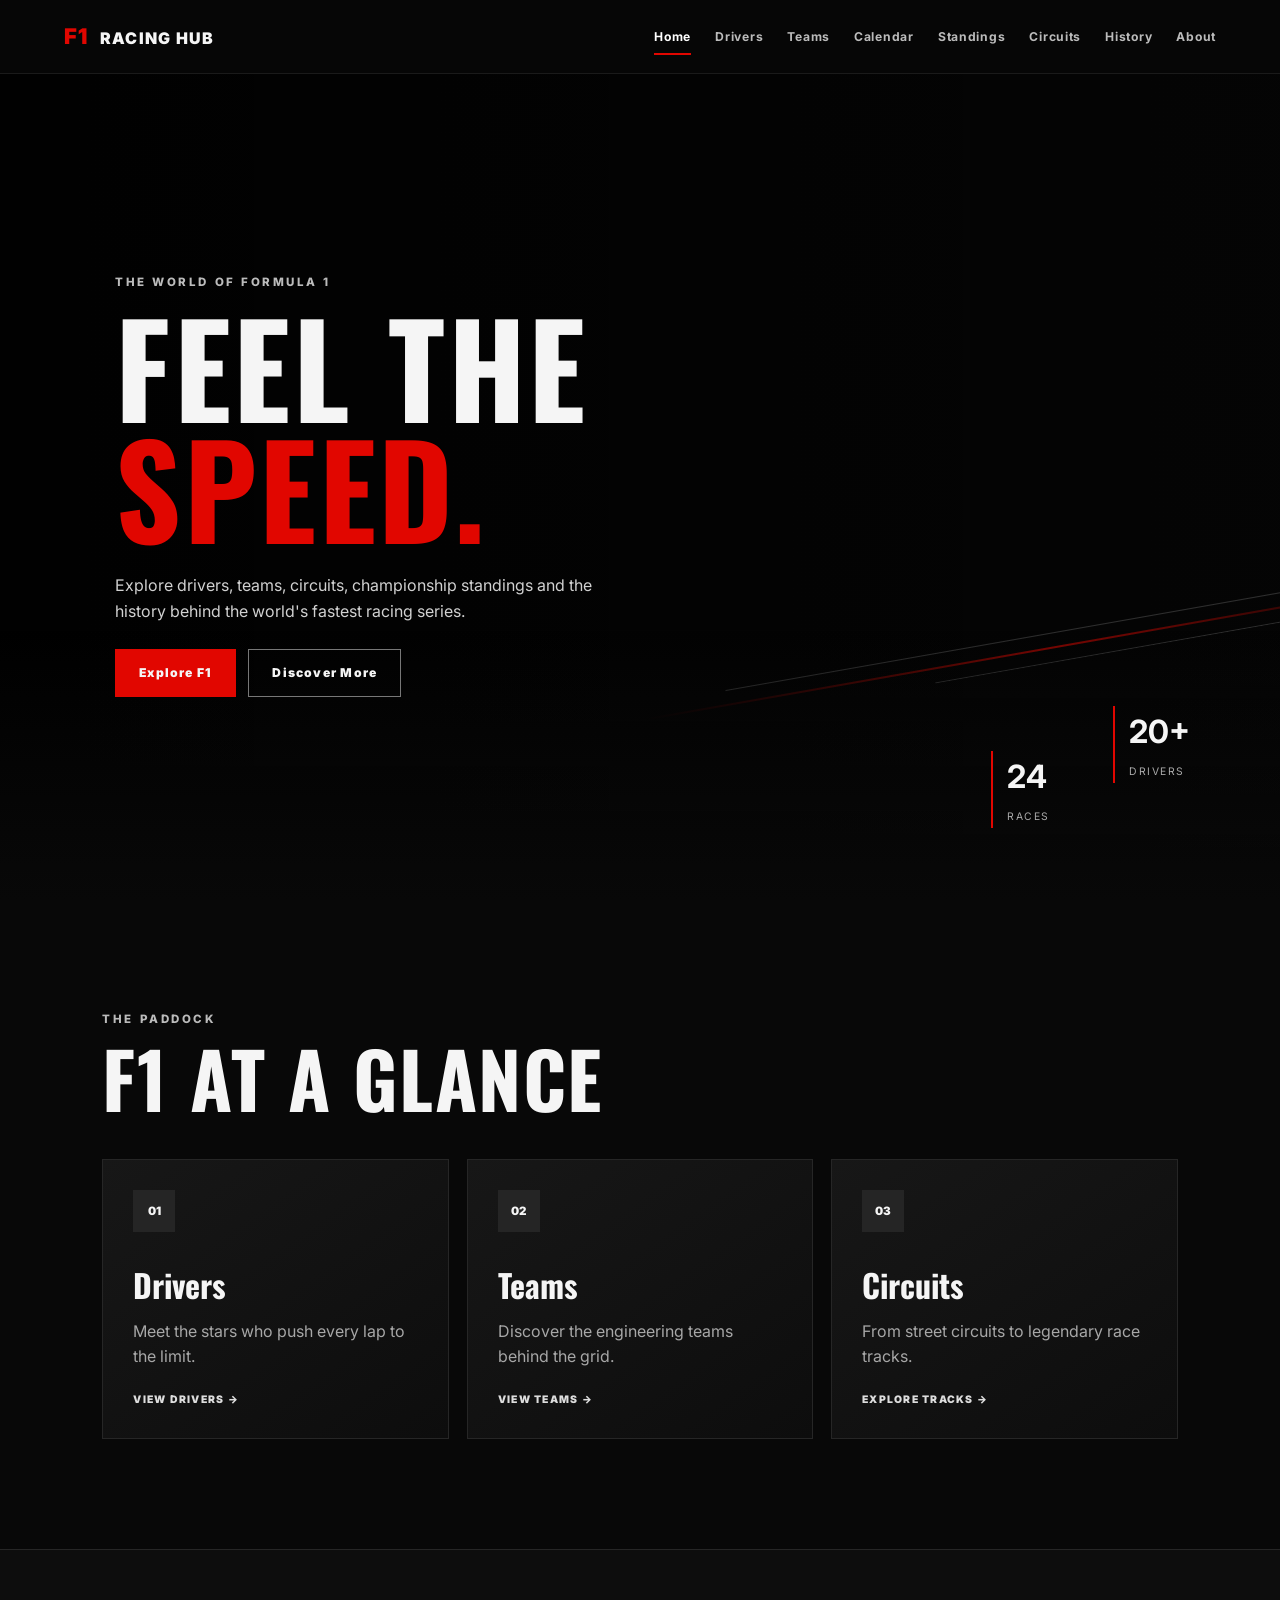
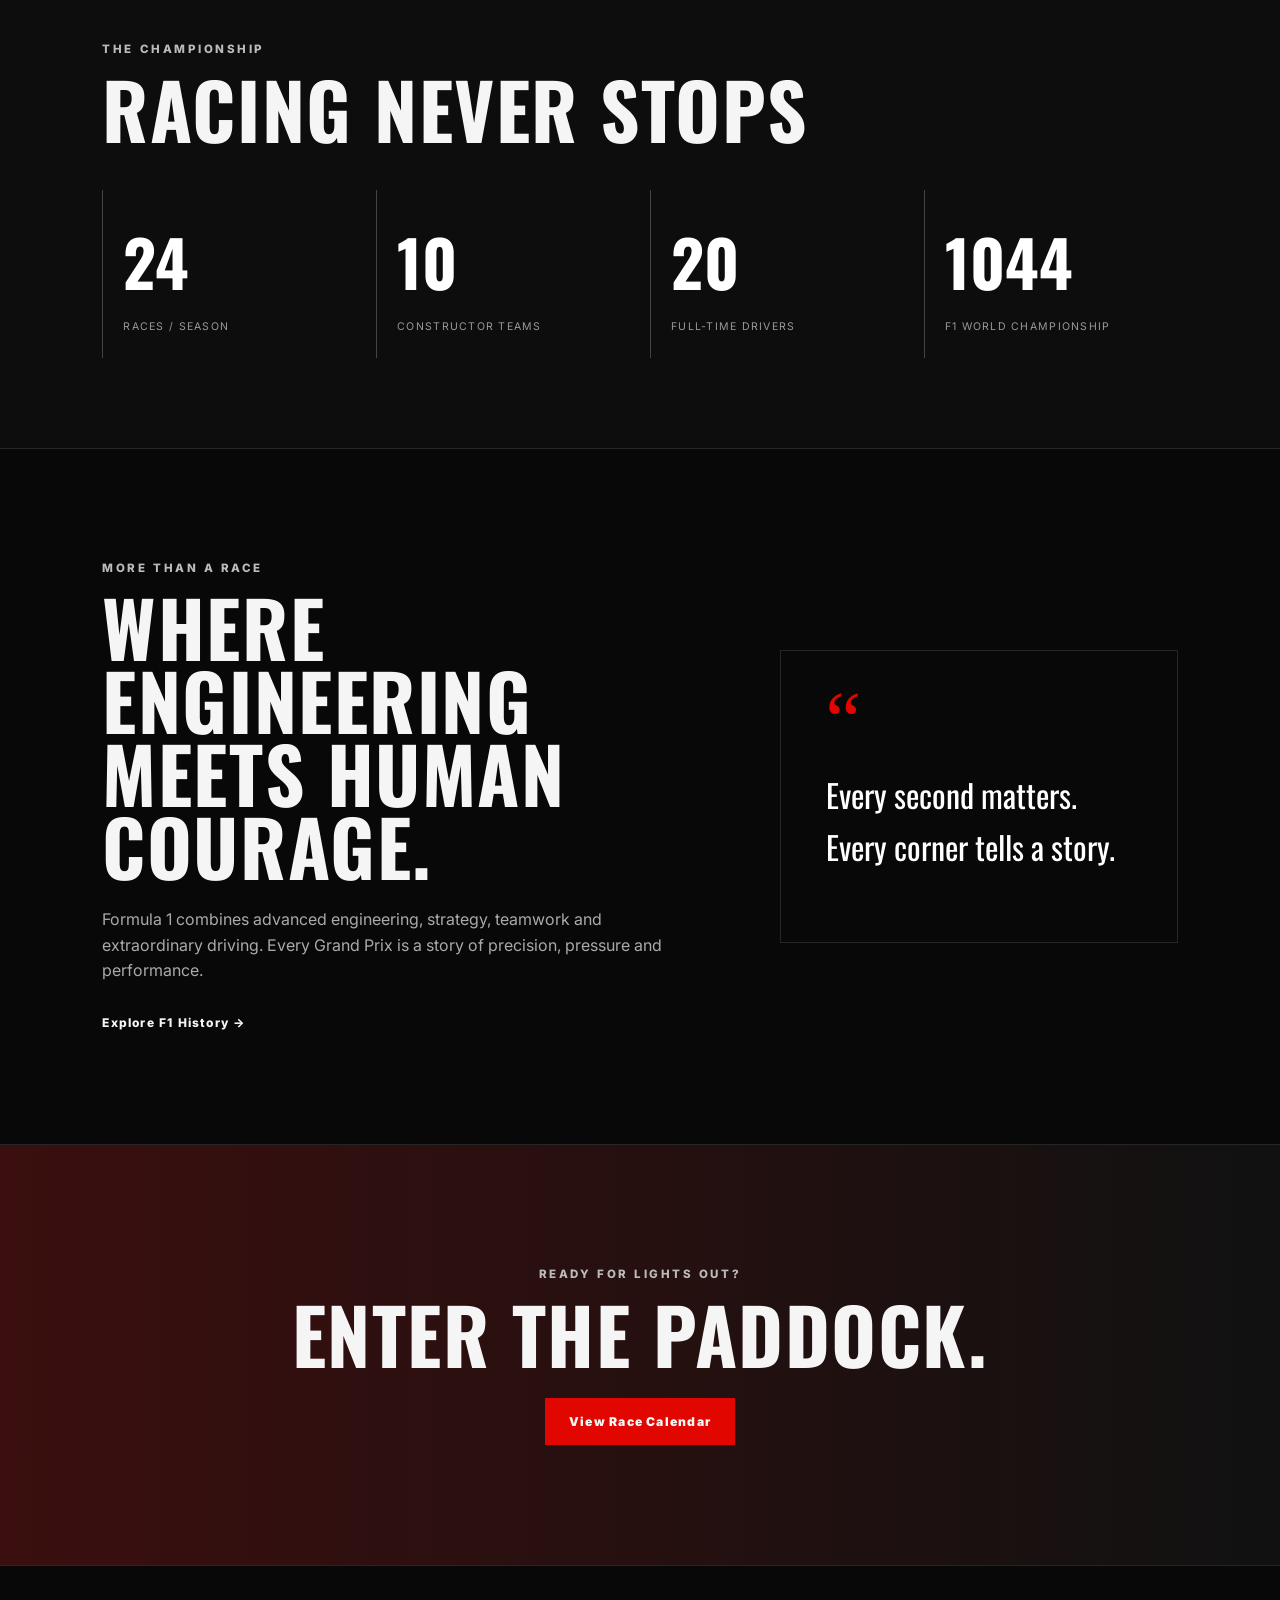
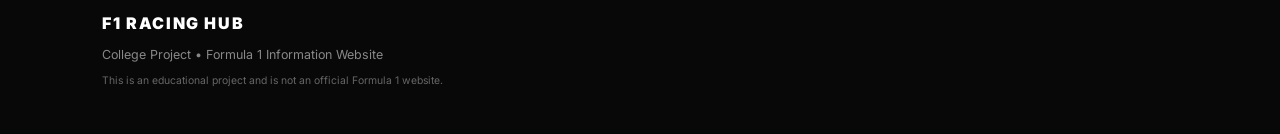
<file: index.html>
<!DOCTYPE html>
<html lang="en">
<head>
  <meta charset="UTF-8">
  <meta name="viewport" content="width=device-width, initial-scale=1.0">
  <title>F1 Racing Hub</title>
  <meta name="description" content="A modern Formula 1 college project website.">
  <link rel="preconnect" href="https://fonts.googleapis.com">
  <link rel="preconnect" href="https://fonts.gstatic.com" crossorigin>
  <link href="https://fonts.googleapis.com/css2?family=Inter:wght@400;500;600;700;800;900&family=Oswald:wght@500;600;700&display=swap" rel="stylesheet">
  <link rel="stylesheet" href="assets/css/style.css">
</head>
<body>
<header class="navbar">
  <a class="logo" href="index.html"><span>F1</span> RACING HUB</a>
  <button class="menu-toggle" aria-label="Open menu">☰</button>
  <nav>
    <a class="active" href="index.html">Home</a>
    <a href="pages/drivers.html">Drivers</a>
    <a href="pages/teams.html">Teams</a>
    <a href="pages/calendar.html">Calendar</a>
    <a href="pages/standings.html">Standings</a>
    <a href="pages/circuits.html">Circuits</a>
    <a href="pages/history.html">History</a>
    <a href="pages/about.html">About</a>
  </nav>
</header>

<main>
<section class="hero">
  <div class="hero-overlay"></div>
  <div class="hero-content reveal">
    <p class="eyebrow">THE WORLD OF FORMULA 1</p>
    <h1>FEEL THE<br><span>SPEED.</span></h1>
    <p class="hero-text">Explore drivers, teams, circuits, championship standings and the history behind the world's fastest racing series.</p>
    <div class="hero-actions">
      <a class="btn primary" href="pages/drivers.html">Explore F1</a>
      <a class="btn ghost" href="#highlights">Discover More</a>
    </div>
  </div>
  <div class="speed-lines"></div>
  <div class="hero-stat"><strong>20+</strong><small>DRIVERS</small></div>
  <div class="hero-stat stat2"><strong>24</strong><small>RACES</small></div>
</section>

<section id="highlights" class="section">
  <div class="section-heading reveal">
    <p class="eyebrow">THE PADDOCK</p>
    <h2>F1 AT A GLANCE</h2>
  </div>
  <div class="feature-grid">
    <a class="feature-card reveal" href="pages/drivers.html">
      <div class="card-icon">01</div><h3>Drivers</h3><p>Meet the stars who push every lap to the limit.</p><span>VIEW DRIVERS →</span>
    </a>
    <a class="feature-card reveal" href="pages/teams.html">
      <div class="card-icon">02</div><h3>Teams</h3><p>Discover the engineering teams behind the grid.</p><span>VIEW TEAMS →</span>
    </a>
    <a class="feature-card reveal" href="pages/circuits.html">
      <div class="card-icon">03</div><h3>Circuits</h3><p>From street circuits to legendary race tracks.</p><span>EXPLORE TRACKS →</span>
    </a>
  </div>
</section>

<section class="dark-section">
  <div class="section-heading reveal">
    <p class="eyebrow">THE CHAMPIONSHIP</p>
    <h2>RACING NEVER STOPS</h2>
  </div>
  <div class="stats-grid">
    <div class="stat reveal"><strong class="counter" data-target="24">0</strong><span>RACES / SEASON</span></div>
    <div class="stat reveal"><strong class="counter" data-target="10">0</strong><span>CONSTRUCTOR TEAMS</span></div>
    <div class="stat reveal"><strong class="counter" data-target="20">0</strong><span>FULL-TIME DRIVERS</span></div>
    <div class="stat reveal"><strong class="counter" data-target="1950">0</strong><span>F1 WORLD CHAMPIONSHIP</span></div>
  </div>
</section>

<section class="section">
  <div class="split reveal">
    <div>
      <p class="eyebrow">MORE THAN A RACE</p>
      <h2>WHERE ENGINEERING MEETS HUMAN COURAGE.</h2>
      <p>Formula 1 combines advanced engineering, strategy, teamwork and extraordinary driving. Every Grand Prix is a story of precision, pressure and performance.</p>
      <a class="text-link" href="pages/history.html">Explore F1 History →</a>
    </div>
    <div class="quote-box">
      <span>“</span>
      <p>Every second matters. Every corner tells a story.</p>
    </div>
  </div>
</section>

<section class="cta">
  <div class="reveal">
    <p class="eyebrow">READY FOR LIGHTS OUT?</p>
    <h2>ENTER THE PADDOCK.</h2>
    <a class="btn primary" href="pages/calendar.html">View Race Calendar</a>
  </div>
</section>
</main>

<footer>
  <div class="footer-logo">F1 RACING HUB</div>
  <p>College Project • Formula 1 Information Website</p>
  <p class="small">This is an educational project and is not an official Formula 1 website.</p>
</footer>
<script src="assets/js/script.js"></script>
</body>
</html>
</file>
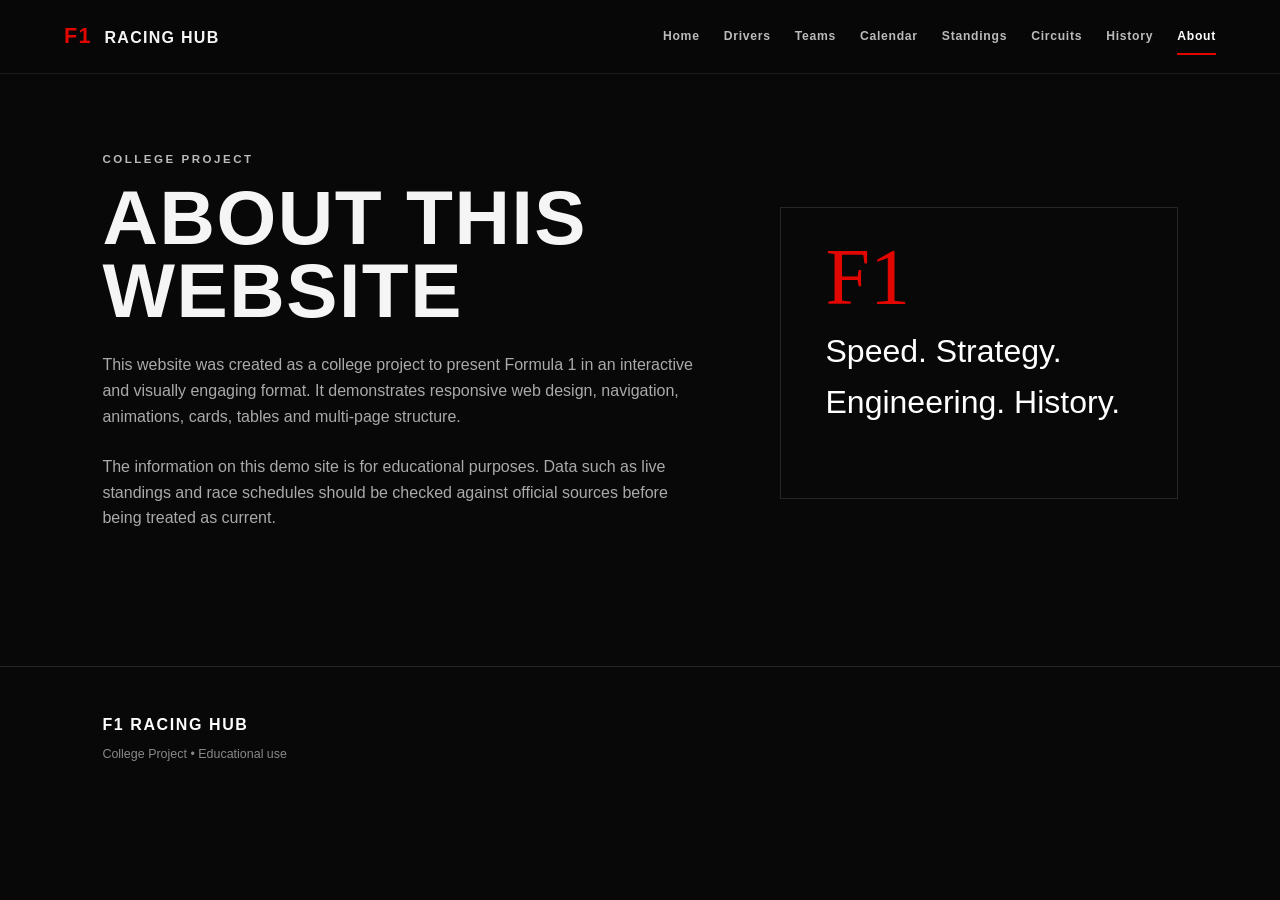
<file: pages/about.html>
<!DOCTYPE html>
<html lang="en">

<head>
    <meta charset="UTF-8">
    <meta name="viewport" content="width=device-width, initial-scale=1">
    <title>About | F1 Racing Hub</title>

    <link rel="stylesheet" href="../assets/css/style.css">
</head>

<body>

    <header class="navbar">
        <a class="logo" href="../index.html">
            <span>F1</span> RACING HUB
        </a>

        <button class="menu-toggle">☰</button>

        <nav>
            <a href="../index.html">Home</a>
            <a href="drivers.html">Drivers</a>
            <a href="teams.html">Teams</a>
            <a href="calendar.html">Calendar</a>
            <a href="standings.html">Standings</a>
            <a href="circuits.html">Circuits</a>
            <a href="history.html">History</a>
            <a class="active" href="about.html">About</a>
        </nav>
    </header>

    <main>
        <section class="section" style="padding-top: 150px">

            <div class="split reveal">

                <div>
                    <p class="eyebrow">COLLEGE PROJECT</p>

                    <h2>ABOUT THIS WEBSITE</h2>

                    <p>
                        This website was created as a college project to present
                        Formula 1 in an interactive and visually engaging format.
                        It demonstrates responsive web design, navigation,
                        animations, cards, tables and multi-page structure.
                    </p>

                    <p>
                        The information on this demo site is for educational
                        purposes. Data such as live standings and race schedules
                        should be checked against official sources before being
                        treated as current.
                    </p>
                </div>

                <div class="quote-box">
                    <span>F1</span>

                    <p>
                        Speed. Strategy. Engineering. History.
                    </p>
                </div>

            </div>

        </section>
    </main>

    <footer>
        <div class="footer-logo">F1 RACING HUB</div>

        <p>
            College Project • Educational use
        </p>
    </footer>

    <script src="../assets/js/script.js"></script>

</body>

</html>
</file>
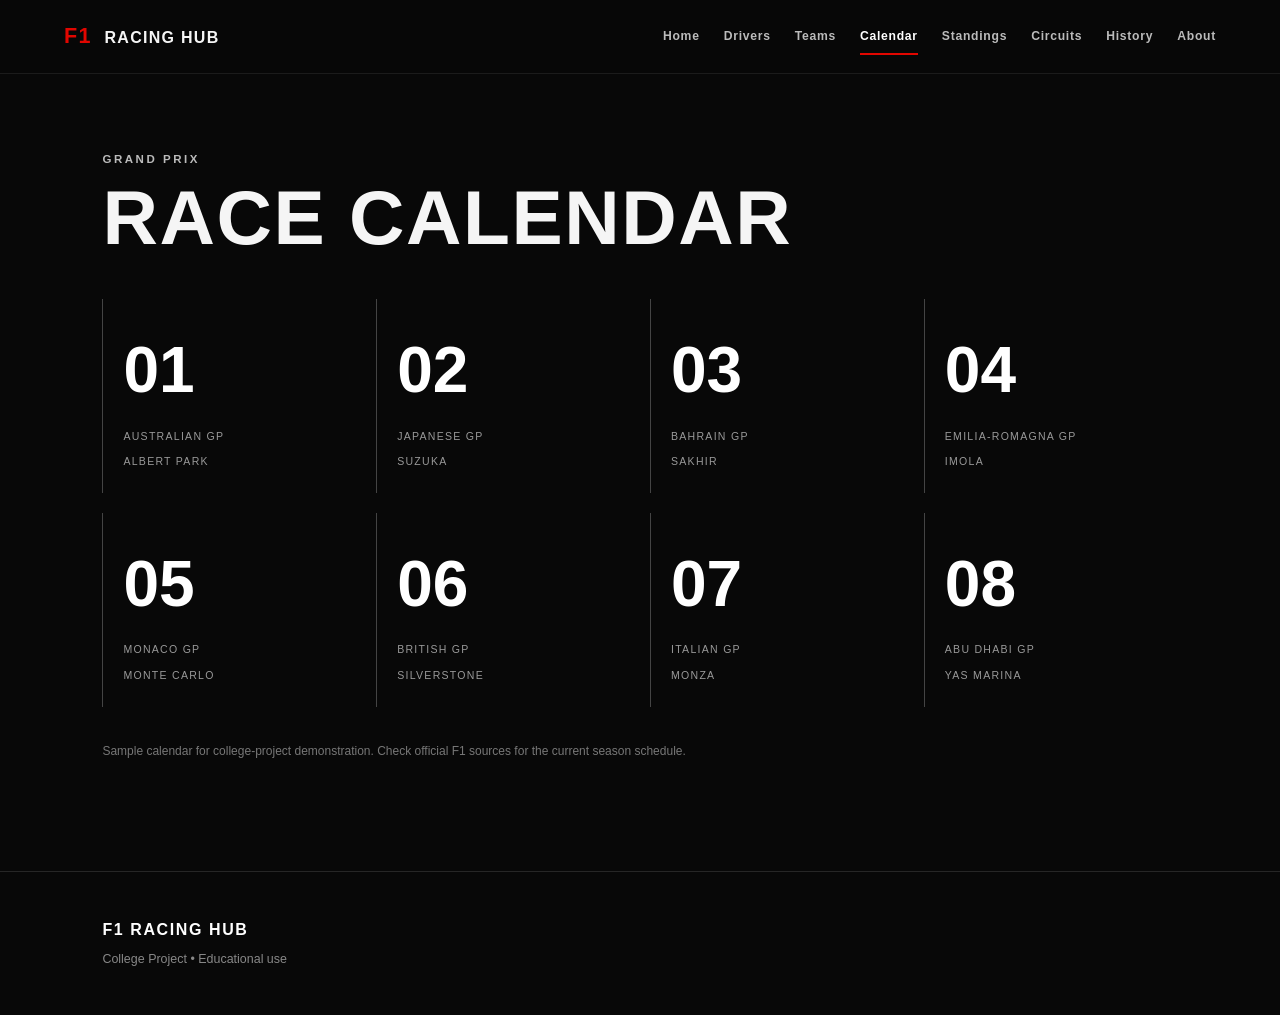
<file: pages/calendar.html>
<!DOCTYPE html>
<html lang="en">

<head>
    <meta charset="UTF-8">
    <meta name="viewport" content="width=device-width, initial-scale=1">

    <title>Calendar | F1 Racing Hub</title>

    <link rel="stylesheet" href="../assets/css/style.css">
</head>

<body>

    <header class="navbar">

        <a class="logo" href="../index.html">
            <span>F1</span> RACING HUB
        </a>

        <button class="menu-toggle">☰</button>

        <nav>
            <a href="../index.html">Home</a>
            <a href="drivers.html">Drivers</a>
            <a href="teams.html">Teams</a>
            <a class="active" href="calendar.html">Calendar</a>
            <a href="standings.html">Standings</a>
            <a href="circuits.html">Circuits</a>
            <a href="history.html">History</a>
            <a href="about.html">About</a>
        </nav>

    </header>

    <main>

        <section class="section" style="padding-top: 150px">

            <div class="section-heading reveal">
                <p class="eyebrow">GRAND PRIX</p>
                <h2>RACE CALENDAR</h2>
            </div>

            <div class="stats-grid">

                <div class="stat reveal">
                    <strong>01</strong>
                    <span>
                        AUSTRALIAN GP<br>
                        ALBERT PARK
                    </span>
                </div>

                <div class="stat reveal">
                    <strong>02</strong>
                    <span>
                        JAPANESE GP<br>
                        SUZUKA
                    </span>
                </div>

                <div class="stat reveal">
                    <strong>03</strong>
                    <span>
                        BAHRAIN GP<br>
                        SAKHIR
                    </span>
                </div>

                <div class="stat reveal">
                    <strong>04</strong>
                    <span>
                        EMILIA-ROMAGNA GP<br>
                        IMOLA
                    </span>
                </div>

                <div class="stat reveal">
                    <strong>05</strong>
                    <span>
                        MONACO GP<br>
                        MONTE CARLO
                    </span>
                </div>

                <div class="stat reveal">
                    <strong>06</strong>
                    <span>
                        BRITISH GP<br>
                        SILVERSTONE
                    </span>
                </div>

                <div class="stat reveal">
                    <strong>07</strong>
                    <span>
                        ITALIAN GP<br>
                        MONZA
                    </span>
                </div>

                <div class="stat reveal">
                    <strong>08</strong>
                    <span>
                        ABU DHABI GP<br>
                        YAS MARINA
                    </span>
                </div>

            </div>

            <p style="color: #777; margin-top: 35px; font-size: 0.75rem;">
                Sample calendar for college-project demonstration.
                Check official F1 sources for the current season schedule.
            </p>

        </section>

    </main>

    <footer>

        <div class="footer-logo">
            F1 RACING HUB
        </div>

        <p>
            College Project • Educational use
        </p>

    </footer>

    <script src="../assets/js/script.js"></script>

</body>

</html>
</file>
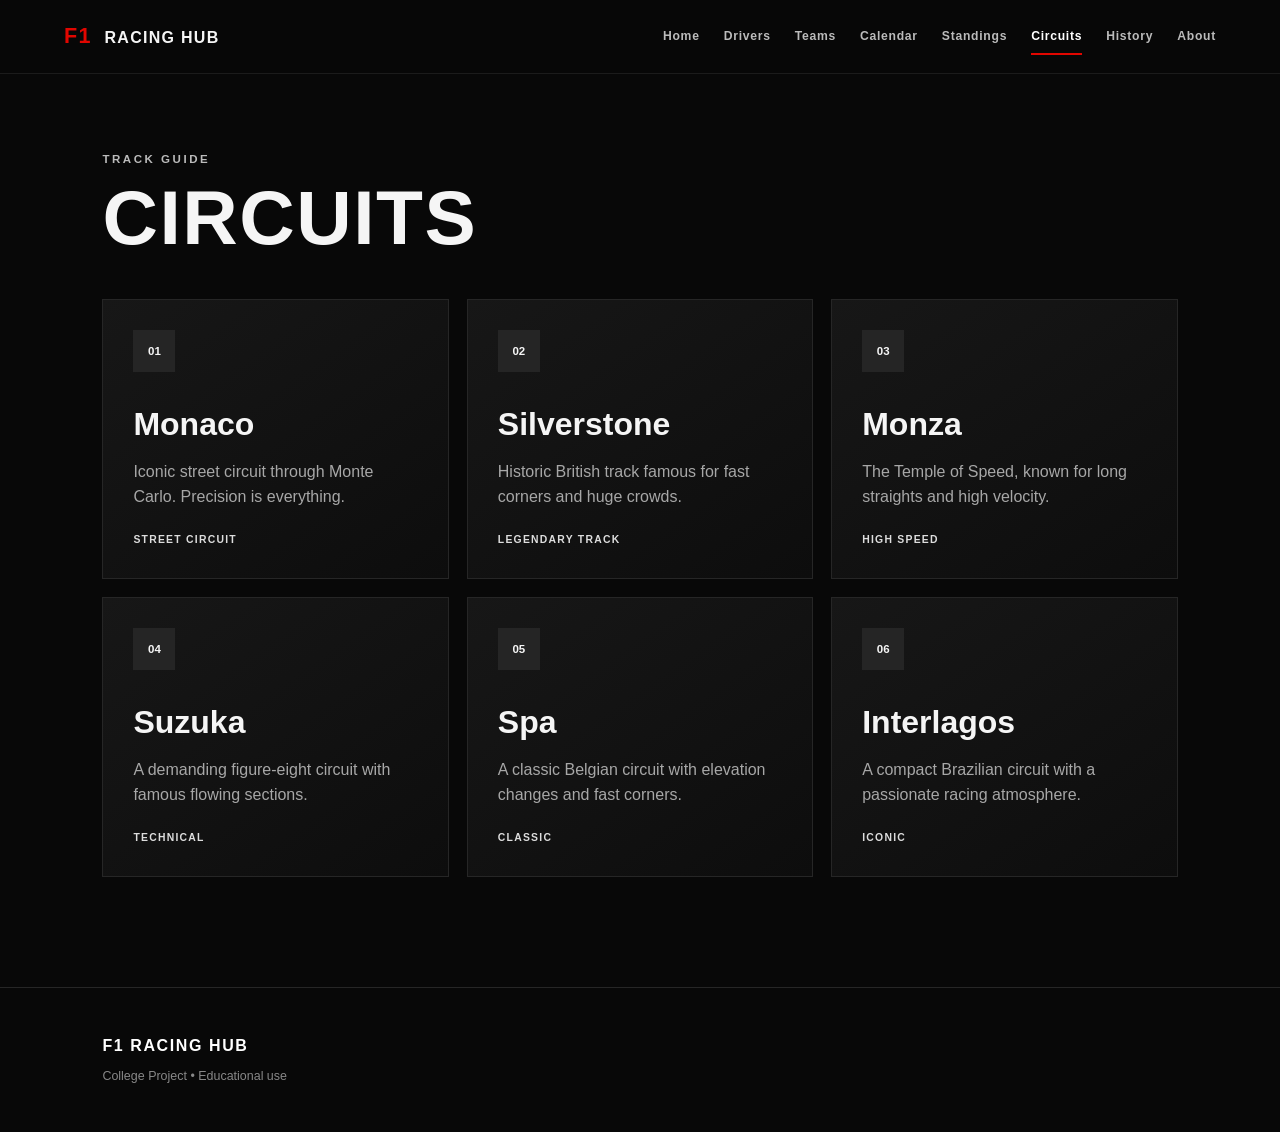
<file: pages/circuits.html>
<!DOCTYPE html>
<html lang="en">

<head>
    <meta charset="UTF-8">
    <meta name="viewport" content="width=device-width, initial-scale=1">

    <title>Circuits | F1 Racing Hub</title>

    <link rel="stylesheet" href="../assets/css/style.css">
</head>

<body>

    <header class="navbar">

        <a class="logo" href="../index.html">
            <span>F1</span> RACING HUB
        </a>

        <button class="menu-toggle">☰</button>

        <nav>
            <a href="../index.html">Home</a>
            <a href="drivers.html">Drivers</a>
            <a href="teams.html">Teams</a>
            <a href="calendar.html">Calendar</a>
            <a href="standings.html">Standings</a>
            <a class="active" href="circuits.html">Circuits</a>
            <a href="history.html">History</a>
            <a href="about.html">About</a>
        </nav>

    </header>

    <main>

        <section class="section" style="padding-top: 150px">

            <div class="section-heading reveal">
                <p class="eyebrow">TRACK GUIDE</p>
                <h2>CIRCUITS</h2>
            </div>

            <div class="feature-grid">

                <div class="feature-card reveal">
                    <div class="card-icon">01</div>

                    <h3>Monaco</h3>

                    <p>
                        Iconic street circuit through Monte Carlo.
                        Precision is everything.
                    </p>

                    <span>STREET CIRCUIT</span>
                </div>

                <div class="feature-card reveal">
                    <div class="card-icon">02</div>

                    <h3>Silverstone</h3>

                    <p>
                        Historic British track famous for fast corners
                        and huge crowds.
                    </p>

                    <span>LEGENDARY TRACK</span>
                </div>

                <div class="feature-card reveal">
                    <div class="card-icon">03</div>

                    <h3>Monza</h3>

                    <p>
                        The Temple of Speed, known for long straights
                        and high velocity.
                    </p>

                    <span>HIGH SPEED</span>
                </div>

                <div class="feature-card reveal">
                    <div class="card-icon">04</div>

                    <h3>Suzuka</h3>

                    <p>
                        A demanding figure-eight circuit with famous
                        flowing sections.
                    </p>

                    <span>TECHNICAL</span>
                </div>

                <div class="feature-card reveal">
                    <div class="card-icon">05</div>

                    <h3>Spa</h3>

                    <p>
                        A classic Belgian circuit with elevation changes
                        and fast corners.
                    </p>

                    <span>CLASSIC</span>
                </div>

                <div class="feature-card reveal">
                    <div class="card-icon">06</div>

                    <h3>Interlagos</h3>

                    <p>
                        A compact Brazilian circuit with a passionate
                        racing atmosphere.
                    </p>

                    <span>ICONIC</span>
                </div>

            </div>

        </section>

    </main>

    <footer>

        <div class="footer-logo">
            F1 RACING HUB
        </div>

        <p>
            College Project • Educational use
        </p>

    </footer>

    <script src="../assets/js/script.js"></script>

</body>

</html>
</file>
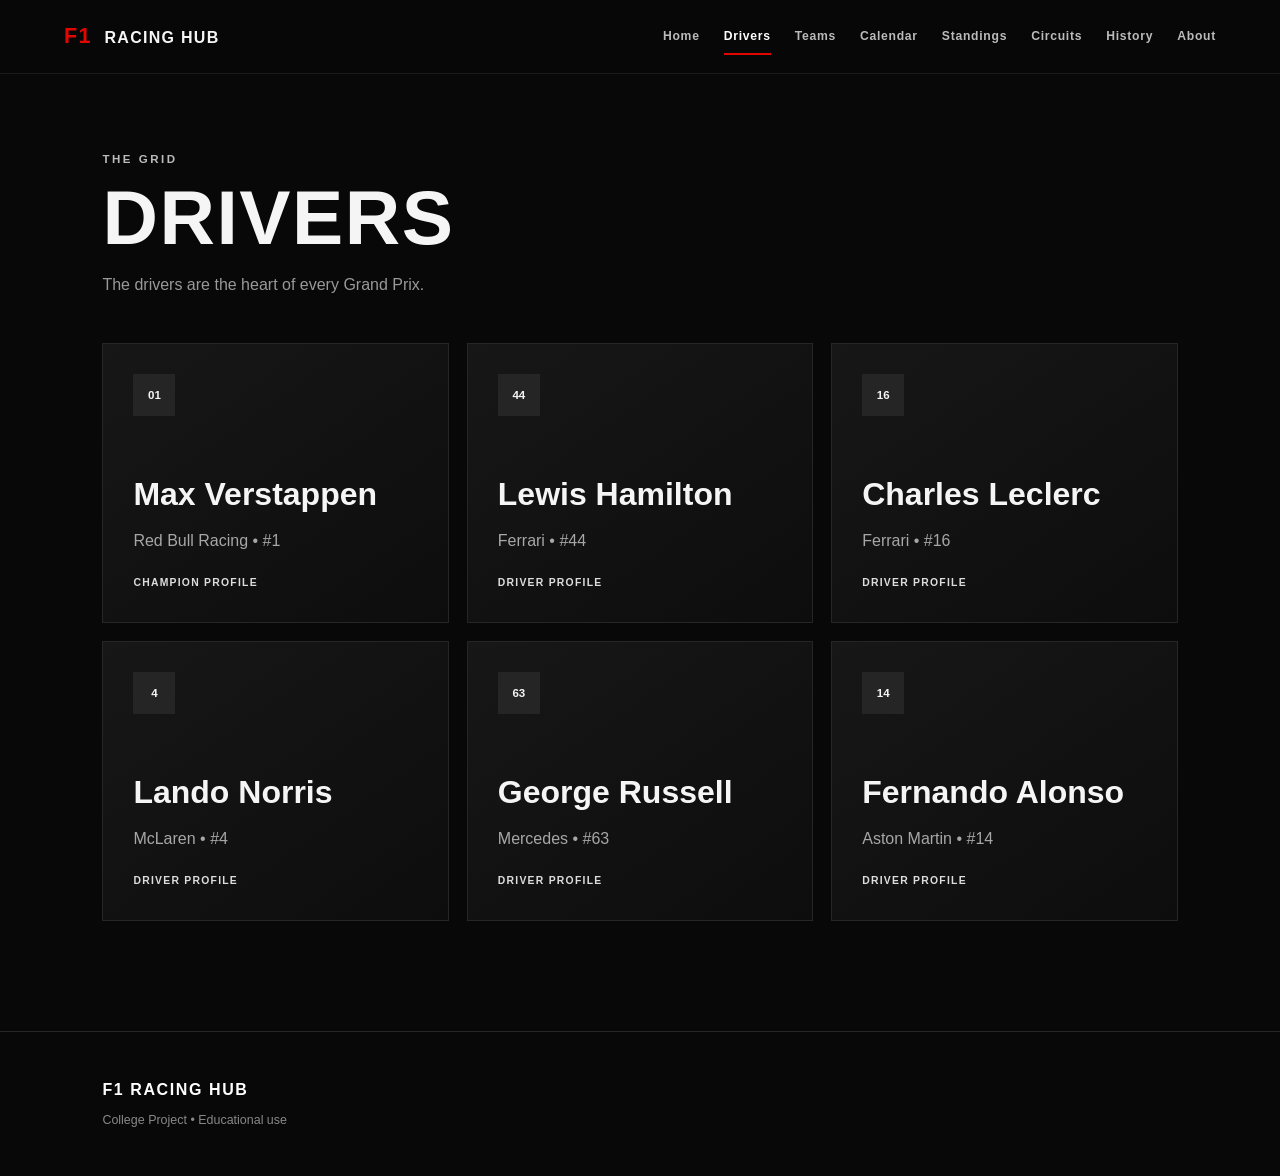
<file: pages/drivers.html>
<!DOCTYPE html>
<html lang="en">

<head>
    <meta charset="UTF-8">
    <meta name="viewport" content="width=device-width, initial-scale=1">

    <title>Drivers | F1 Racing Hub</title>

    <link rel="stylesheet" href="../assets/css/style.css">
</head>

<body>

    <header class="navbar">

        <a class="logo" href="../index.html">
            <span>F1</span> RACING HUB
        </a>

        <button class="menu-toggle">☰</button>

        <nav>
            <a href="../index.html">Home</a>
            <a class="active" href="drivers.html">Drivers</a>
            <a href="teams.html">Teams</a>
            <a href="calendar.html">Calendar</a>
            <a href="standings.html">Standings</a>
            <a href="circuits.html">Circuits</a>
            <a href="history.html">History</a>
            <a href="about.html">About</a>
        </nav>

    </header>

    <main>

        <section class="section" style="padding-top: 150px">

            <div class="section-heading reveal">
                <p class="eyebrow">THE GRID</p>

                <h2>DRIVERS</h2>

                <p style="color: #999; margin-top: 18px;">
                    The drivers are the heart of every Grand Prix.
                </p>
            </div>

            <div class="feature-grid">

                <div class="feature-card reveal">
                    <div class="card-icon">01</div>

                    <h3>Max Verstappen</h3>

                    <p>
                        Red Bull Racing • #1
                    </p>

                    <span>CHAMPION PROFILE</span>
                </div>

                <div class="feature-card reveal">
                    <div class="card-icon">44</div>

                    <h3>Lewis Hamilton</h3>

                    <p>
                        Ferrari • #44
                    </p>

                    <span>DRIVER PROFILE</span>
                </div>

                <div class="feature-card reveal">
                    <div class="card-icon">16</div>

                    <h3>Charles Leclerc</h3>

                    <p>
                        Ferrari • #16
                    </p>

                    <span>DRIVER PROFILE</span>
                </div>

                <div class="feature-card reveal">
                    <div class="card-icon">4</div>

                    <h3>Lando Norris</h3>

                    <p>
                        McLaren • #4
                    </p>

                    <span>DRIVER PROFILE</span>
                </div>

                <div class="feature-card reveal">
                    <div class="card-icon">63</div>

                    <h3>George Russell</h3>

                    <p>
                        Mercedes • #63
                    </p>

                    <span>DRIVER PROFILE</span>
                </div>

                <div class="feature-card reveal">
                    <div class="card-icon">14</div>

                    <h3>Fernando Alonso</h3>

                    <p>
                        Aston Martin • #14
                    </p>

                    <span>DRIVER PROFILE</span>
                </div>

            </div>

        </section>

    </main>

    <footer>

        <div class="footer-logo">
            F1 RACING HUB
        </div>

        <p>
            College Project • Educational use
        </p>

    </footer>

    <script src="../assets/js/script.js"></script>

</body>

</html>
</file>
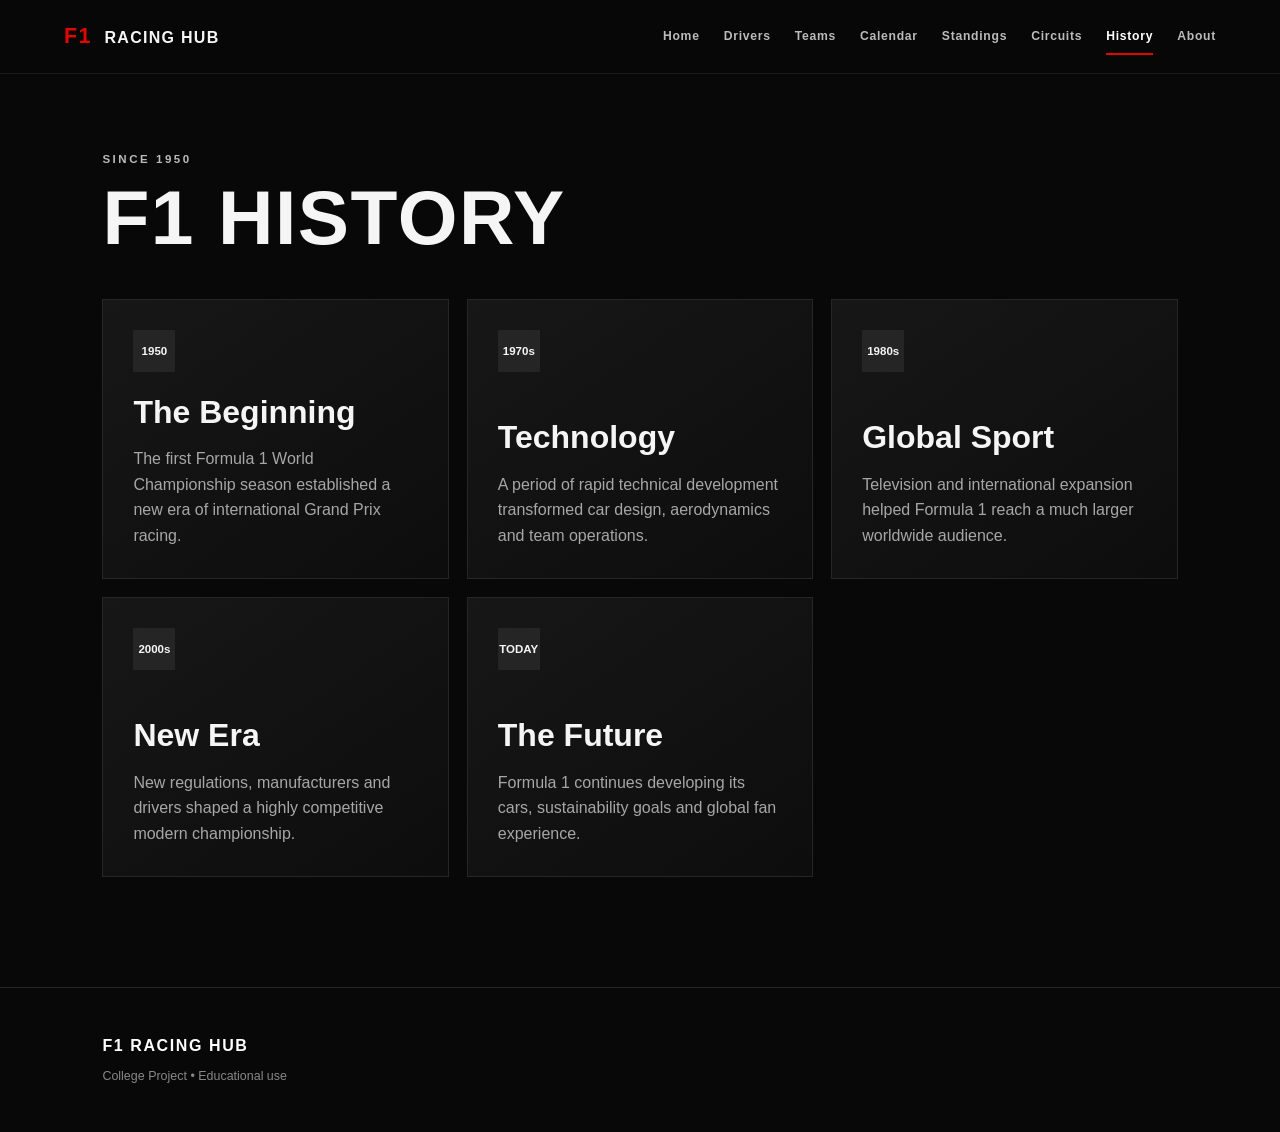
<file: pages/history.html>
<!DOCTYPE html>
<html lang="en">

<head>
    <meta charset="UTF-8">
    <meta name="viewport" content="width=device-width, initial-scale=1">

    <title>History | F1 Racing Hub</title>

    <link rel="stylesheet" href="../assets/css/style.css">
</head>

<body>

    <header class="navbar">

        <a class="logo" href="../index.html">
            <span>F1</span> RACING HUB
        </a>

        <button class="menu-toggle">☰</button>

        <nav>
            <a href="../index.html">Home</a>
            <a href="drivers.html">Drivers</a>
            <a href="teams.html">Teams</a>
            <a href="calendar.html">Calendar</a>
            <a href="standings.html">Standings</a>
            <a href="circuits.html">Circuits</a>
            <a class="active" href="history.html">History</a>
            <a href="about.html">About</a>
        </nav>

    </header>

    <main>

        <section class="section" style="padding-top: 150px">

            <div class="section-heading reveal">
                <p class="eyebrow">SINCE 1950</p>
                <h2>F1 HISTORY</h2>
            </div>

            <div class="feature-grid">

                <div class="feature-card reveal">
                    <div class="card-icon">1950</div>

                    <h3>The Beginning</h3>

                    <p>
                        The first Formula 1 World Championship season
                        established a new era of international Grand Prix racing.
                    </p>
                </div>

                <div class="feature-card reveal">
                    <div class="card-icon">1970s</div>

                    <h3>Technology</h3>

                    <p>
                        A period of rapid technical development transformed
                        car design, aerodynamics and team operations.
                    </p>
                </div>

                <div class="feature-card reveal">
                    <div class="card-icon">1980s</div>

                    <h3>Global Sport</h3>

                    <p>
                        Television and international expansion helped
                        Formula 1 reach a much larger worldwide audience.
                    </p>
                </div>

                <div class="feature-card reveal">
                    <div class="card-icon">2000s</div>

                    <h3>New Era</h3>

                    <p>
                        New regulations, manufacturers and drivers shaped
                        a highly competitive modern championship.
                    </p>
                </div>

                <div class="feature-card reveal">
                    <div class="card-icon">TODAY</div>

                    <h3>The Future</h3>

                    <p>
                        Formula 1 continues developing its cars,
                        sustainability goals and global fan experience.
                    </p>
                </div>

            </div>

        </section>

    </main>

    <footer>

        <div class="footer-logo">
            F1 RACING HUB
        </div>

        <p>
            College Project • Educational use
        </p>

    </footer>

    <script src="../assets/js/script.js"></script>

</body>

</html>
</file>
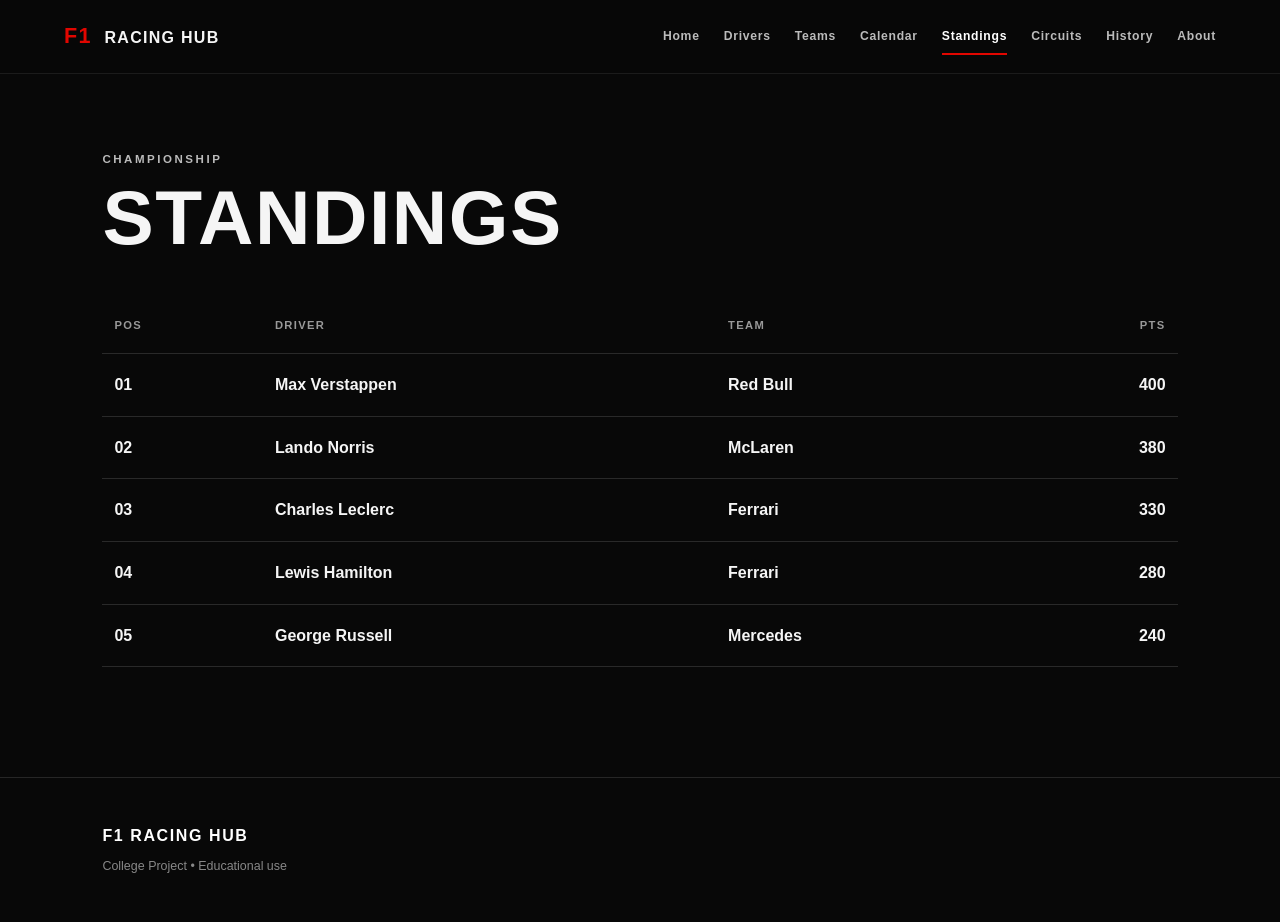
<file: pages/standings.html>
<!DOCTYPE html>
<html lang="en">

<head>
    <meta charset="UTF-8">
    <meta name="viewport" content="width=device-width, initial-scale=1">

    <title>Standings | F1 Racing Hub</title>

    <link rel="stylesheet" href="../assets/css/style.css">
</head>

<body>

    <header class="navbar">

        <a class="logo" href="../index.html">
            <span>F1</span> RACING HUB
        </a>

        <button class="menu-toggle">☰</button>

        <nav>
            <a href="../index.html">Home</a>
            <a href="drivers.html">Drivers</a>
            <a href="teams.html">Teams</a>
            <a href="calendar.html">Calendar</a>
            <a class="active" href="standings.html">Standings</a>
            <a href="circuits.html">Circuits</a>
            <a href="history.html">History</a>
            <a href="about.html">About</a>
        </nav>

    </header>

    <main>

        <section class="section" style="padding-top: 150px">

            <div class="section-heading reveal">
                <p class="eyebrow">CHAMPIONSHIP</p>
                <h2>STANDINGS</h2>
            </div>

            <div style="overflow-x: auto">

                <table style="width: 100%; border-collapse: collapse; min-width: 600px">

                    <thead>
                        <tr>
                            <th style="text-align: left">POS</th>
                            <th style="text-align: left">DRIVER</th>
                            <th style="text-align: left">TEAM</th>
                            <th style="text-align: right">PTS</th>
                        </tr>
                    </thead>

                    <tbody>

                        <tr>
                            <td>01</td>
                            <td>Max Verstappen</td>
                            <td>Red Bull</td>
                            <td style="text-align: right">400</td>
                        </tr>

                        <tr>
                            <td>02</td>
                            <td>Lando Norris</td>
                            <td>McLaren</td>
                            <td style="text-align: right">380</td>
                        </tr>

                        <tr>
                            <td>03</td>
                            <td>Charles Leclerc</td>
                            <td>Ferrari</td>
                            <td style="text-align: right">330</td>
                        </tr>

                        <tr>
                            <td>04</td>
                            <td>Lewis Hamilton</td>
                            <td>Ferrari</td>
                            <td style="text-align: right">280</td>
                        </tr>

                        <tr>
                            <td>05</td>
                            <td>George Russell</td>
                            <td>Mercedes</td>
                            <td style="text-align: right">240</td>
                        </tr>

                    </tbody>

                </table>

            </div>

            <style>
                th,
                td {
                    padding: 18px 12px;
                    border-bottom: 1px solid #292929;
                }

                th {
                    font-size: 0.7rem;
                    color: #999;
                    letter-spacing: 0.12em;
                }

                td {
                    font-weight: 600;
                }

                tbody tr:hover {
                    background: #121212;
                }
            </style>

        </section>

    </main>

    <footer>

        <div class="footer-logo">
            F1 RACING HUB
        </div>

        <p>
            College Project • Educational use
        </p>

    </footer>

    <script src="../assets/js/script.js"></script>

</body>

</html>
</file>
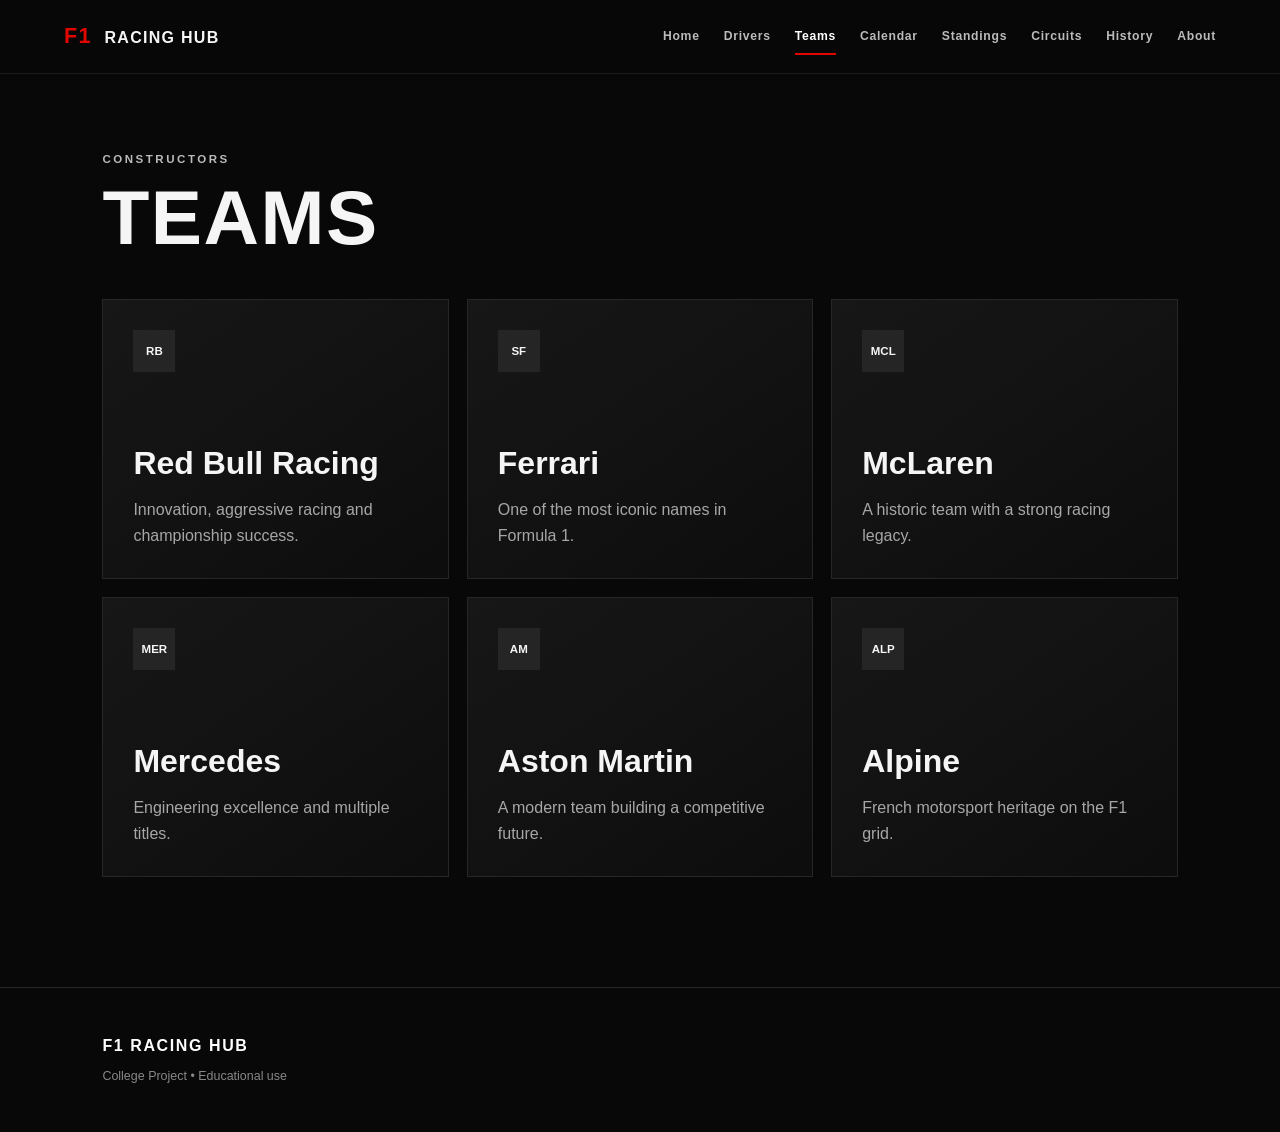
<file: pages/teams.html>
<!DOCTYPE html>
<html lang="en">

<head>
    <meta charset="UTF-8">
    <meta name="viewport" content="width=device-width, initial-scale=1">

    <title>Teams | F1 Racing Hub</title>

    <link rel="stylesheet" href="../assets/css/style.css">
</head>

<body>

    <header class="navbar">

        <a class="logo" href="../index.html">
            <span>F1</span> RACING HUB
        </a>

        <button class="menu-toggle">☰</button>

        <nav>
            <a href="../index.html">Home</a>
            <a href="drivers.html">Drivers</a>
            <a class="active" href="teams.html">Teams</a>
            <a href="calendar.html">Calendar</a>
            <a href="standings.html">Standings</a>
            <a href="circuits.html">Circuits</a>
            <a href="history.html">History</a>
            <a href="about.html">About</a>
        </nav>

    </header>

    <main>

        <section class="section" style="padding-top: 150px">

            <div class="section-heading reveal">
                <p class="eyebrow">CONSTRUCTORS</p>
                <h2>TEAMS</h2>
            </div>

            <div class="feature-grid">

                <div class="feature-card reveal">
                    <div class="card-icon">RB</div>

                    <h3>Red Bull Racing</h3>

                    <p>
                        Innovation, aggressive racing and championship success.
                    </p>
                </div>

                <div class="feature-card reveal">
                    <div class="card-icon">SF</div>

                    <h3>Ferrari</h3>

                    <p>
                        One of the most iconic names in Formula 1.
                    </p>
                </div>

                <div class="feature-card reveal">
                    <div class="card-icon">MCL</div>

                    <h3>McLaren</h3>

                    <p>
                        A historic team with a strong racing legacy.
                    </p>
                </div>

                <div class="feature-card reveal">
                    <div class="card-icon">MER</div>

                    <h3>Mercedes</h3>

                    <p>
                        Engineering excellence and multiple titles.
                    </p>
                </div>

                <div class="feature-card reveal">
                    <div class="card-icon">AM</div>

                    <h3>Aston Martin</h3>

                    <p>
                        A modern team building a competitive future.
                    </p>
                </div>

                <div class="feature-card reveal">
                    <div class="card-icon">ALP</div>

                    <h3>Alpine</h3>

                    <p>
                        French motorsport heritage on the F1 grid.
                    </p>
                </div>

            </div>

        </section>

    </main>

    <footer>

        <div class="footer-logo">
            F1 RACING HUB
        </div>

        <p>
            College Project • Educational use
        </p>

    </footer>

    <script src="../assets/js/script.js"></script>

</body>

</html>
</file>
<file: assets/css/style.css>
:root {
    --bg: #080808;
    --panel: #111;
    --text: #f5f5f5;
    --muted: #a7a7a7;
    --accent: #e10600;
    --line: #262626;
}

/* =========================
   RESET
========================= */

* {
    box-sizing: border-box;
    margin: 0;
    padding: 0;
}

html {
    scroll-behavior: smooth;
}

body {
    font-family: Inter, Arial, sans-serif;
    background: var(--bg);
    color: var(--text);
    line-height: 1.6;
}

a {
    color: inherit;
    text-decoration: none;
}

/* =========================
   NAVBAR
========================= */

.navbar {
    position: fixed;
    z-index: 1000;
    top: 0;
    width: 100%;
    height: 74px;

    display: flex;
    align-items: center;
    justify-content: space-between;

    padding: 0 5%;

    background: rgba(8, 8, 8, 0.84);
    backdrop-filter: blur(14px);

    border-bottom: 1px solid rgba(255, 255, 255, 0.08);
}

.logo {
    font-weight: 900;
    letter-spacing: 0.08em;
    font-size: 1rem;
}

.logo span {
    color: var(--accent);
    font-size: 1.35rem;
    margin-right: 7px;
}

nav {
    display: flex;
    gap: 24px;
}

nav a {
    font-size: 0.76rem;
    font-weight: 700;
    letter-spacing: 0.06em;
    color: #bbb;

    transition: 0.25s ease;
}

nav a:hover,
nav a.active {
    color: #fff;
}

nav a.active {
    position: relative;
}

nav a.active::after {
    content: "";

    position: absolute;
    left: 0;
    right: 0;
    bottom: -9px;

    height: 2px;

    background: var(--accent);
}

.menu-toggle {
    display: none;

    background: none;
    border: 0;

    color: #fff;
    font-size: 1.5rem;

    cursor: pointer;
}

/* =========================
   HERO
========================= */

.hero {
    min-height: 100vh;

    position: relative;

    display: flex;
    align-items: center;

    overflow: hidden;

    background:
        linear-gradient(
            90deg,
            rgba(0, 0, 0, 0.9),
            rgba(0, 0, 0, 0.45)
        ),
        url("https://images.unsplash.com/photo-1503736334956-4c8f8e92946d?auto=format&fit=crop&w=2000&q=85")
        center / cover;
}

.hero::after {
    content: "";

    position: absolute;
    inset: 0;

    background: linear-gradient(
        0deg,
        var(--bg) 0%,
        transparent 30%
    );
}

.hero-content {
    position: relative;
    z-index: 2;

    margin-left: 9%;

    max-width: 680px;

    padding-top: 70px;
}

.eyebrow {
    color: #bbb;

    font-size: 0.72rem;
    font-weight: 800;

    letter-spacing: 0.22em;

    margin-bottom: 13px;
}

.hero h1,
h2 {
    font-family: Oswald, Impact, sans-serif;

    line-height: 0.95;
    letter-spacing: 0.02em;
}

.hero h1 {
    font-size: clamp(4.5rem, 10vw, 9rem);
}

.hero h1 span {
    color: var(--accent);
}

.hero-text {
    max-width: 520px;

    color: #d1d1d1;

    margin: 25px 0;

    font-size: 1rem;
}

/* =========================
   BUTTONS
========================= */

.hero-actions {
    display: flex;
    gap: 12px;
}

.btn {
    display: inline-block;

    padding: 13px 23px;

    font-size: 0.76rem;
    font-weight: 900;

    letter-spacing: 0.1em;

    border: 1px solid var(--accent);

    transition: 0.25s ease;
}

.btn.primary {
    background: var(--accent);
}

.btn.primary:hover {
    transform: translateY(-3px);

    box-shadow:
        0 10px 35px rgba(225, 6, 0, 0.3);
}

.btn.ghost {
    border-color: #777;
}

.btn.ghost:hover {
    background: #fff;
    color: #000;
}

/* =========================
   SPEED LINES
========================= */

.speed-lines {
    position: absolute;

    width: 65vw;
    height: 2px;

    right: -15%;
    bottom: 28%;

    background:
        linear-gradient(
            90deg,
            transparent,
            var(--accent),
            transparent
        );

    transform: rotate(-10deg);

    opacity: 0.55;

    animation: dash 2.2s linear infinite;
}

.speed-lines::before,
.speed-lines::after {
    content: "";

    position: absolute;

    left: 10%;

    width: 80%;
    height: 1px;

    background: #fff;

    opacity: 0.3;

    top: -14px;
}

.speed-lines::after {
    top: 15px;

    width: 55%;
    left: 35%;
}

/* =========================
   HERO STATS
========================= */

.hero-stat {
    position: absolute;
    z-index: 3;

    right: 7%;
    bottom: 13%;

    border-left: 2px solid var(--accent);

    padding-left: 14px;
}

.hero-stat strong {
    display: block;

    font-size: 2rem;
}

.hero-stat small {
    color: #aaa;

    font-size: 0.65rem;

    letter-spacing: 0.14em;
}

.stat2 {
    right: 18%;
    bottom: 8%;
}

/* =========================
   SECTIONS
========================= */

.section {
    padding: 110px 8%;
}

.dark-section {
    padding: 90px 8%;

    background: #0d0d0d;

    border-block: 1px solid var(--line);
}

.section-heading {
    margin-bottom: 45px;
}

.section-heading h2,
.split h2,
.cta h2 {
    font-size: clamp(2.5rem, 6vw, 5rem);
}

/* =========================
   FEATURE CARDS
========================= */

.feature-grid {
    display: grid;

    grid-template-columns: repeat(3, 1fr);

    gap: 18px;
}

.feature-card {
    min-height: 280px;

    padding: 30px;

    background:
        linear-gradient(
            145deg,
            #171717,
            #0d0d0d
        );

    border: 1px solid var(--line);

    transition: 0.35s ease;

    display: flex;
    flex-direction: column;
}

.feature-card:hover {
    transform: translateY(-8px);

    border-color: #555;
}

.feature-card:hover .card-icon {
    background: var(--accent);
}

.card-icon {
    width: 42px;
    height: 42px;

    display: grid;
    place-items: center;

    background: #252525;

    font-size: 0.72rem;
    font-weight: 900;

    margin-bottom: auto;

    transition: 0.3s ease;
}

.feature-card h3 {
    font-family: Oswald, Impact, sans-serif;

    font-size: 2rem;

    margin-bottom: 8px;
}

.feature-card p {
    color: var(--muted);

    max-width: 300px;
}

.feature-card span {
    margin-top: 22px;

    color: #ddd;

    font-size: 0.65rem;
    font-weight: 900;

    letter-spacing: 0.12em;
}

/* =========================
   STATS GRID
========================= */

.stats-grid {
    display: grid;

    grid-template-columns: repeat(4, 1fr);

    gap: 20px;
}

.stat {
    border-left: 1px solid #444;

    padding: 20px;
}

.stat strong {
    display: block;

    font-family: Oswald, Impact, sans-serif;

    font-size: 4rem;

    color: #fff;
}

.stat span {
    font-size: 0.66rem;

    letter-spacing: 0.12em;

    color: #999;
}

/* =========================
   SPLIT SECTION
========================= */

.split {
    display: grid;

    grid-template-columns: 1.2fr 0.8fr;

    gap: 80px;

    align-items: center;
}

.split p:not(.eyebrow) {
    color: #aaa;

    max-width: 650px;

    margin: 25px 0;
}

.text-link {
    font-weight: 800;

    font-size: 0.75rem;

    letter-spacing: 0.1em;
}

/* =========================
   QUOTE BOX
========================= */

.quote-box {
    border: 1px solid var(--line);

    padding: 45px;

    min-height: 250px;

    display: flex;
    flex-direction: column;
    justify-content: center;
}

.quote-box span {
    font-family: Georgia, serif;

    font-size: 5rem;

    color: var(--accent);

    line-height: 0.6;
}

.quote-box p {
    font-family: Oswald, Impact, sans-serif;

    font-size: 2rem !important;

    color: #fff !important;
}

/* =========================
   CTA
========================= */

.cta {
    padding: 120px 8%;

    text-align: center;

    background:
        linear-gradient(
            90deg,
            rgba(225, 6, 0, 0.2),
            transparent
        ),
        #111;

    border-top: 1px solid var(--line);
}

.cta .btn {
    margin-top: 28px;
}

/* =========================
   FOOTER
========================= */

footer {
    padding: 45px 8%;

    border-top: 1px solid var(--line);

    color: #888;
}

.footer-logo {
    font-weight: 900;

    color: #fff;

    letter-spacing: 0.1em;
}

footer p {
    font-size: 0.78rem;

    margin-top: 8px;
}

.small {
    font-size: 0.65rem !important;

    color: #666;
}

/* =========================
   REVEAL ANIMATION
========================= */

.reveal {
    opacity: 0;

    transform: translateY(28px);

    transition:
        opacity 0.7s ease,
        transform 0.7s ease;
}

.reveal.show {
    opacity: 1;

    transform: none;
}

/* =========================
   ANIMATIONS
========================= */

@keyframes dash {
    0% {
        transform: translateX(20%) rotate(-10deg);
    }

    100% {
        transform: translateX(-20%) rotate(-10deg);
    }
}

/* =========================
   TABLES
========================= */

th,
td {
    padding: 18px 12px;

    border-bottom: 1px solid #292929;
}

th {
    font-size: 0.7rem;

    color: #999;

    letter-spacing: 0.12em;
}

td {
    font-weight: 600;
}

tbody tr:hover {
    background: #121212;
}

/* =========================
   TABLET
========================= */

@media (max-width: 900px) {

    nav {
        gap: 12px;
    }

    .split {
        gap: 35px;
    }

    .feature-grid {
        grid-template-columns: repeat(2, 1fr);
    }

    .stats-grid {
        grid-template-columns: repeat(2, 1fr);
    }
}

/* =========================
   MOBILE
========================= */

@media (max-width: 720px) {

    .navbar {
        height: 64px;

        padding: 0 7%;
    }

    .menu-toggle {
        display: block;
    }

    nav {
        position: absolute;

        top: 64px;
        left: 0;
        right: 0;

        display: none;

        flex-direction: column;

        background: #0b0b0b;

        padding: 20px 7%;

        border-bottom: 1px solid var(--line);
    }

    nav.open {
        display: flex;
    }

    nav a {
        padding: 8px 0;
    }

    nav a.active::after {
        display: none;
    }

    .hero {
        min-height: 90vh;
    }

    .hero-content {
        margin-left: 7%;
        margin-right: 7%;

        padding-top: 60px;
    }

    .hero h1 {
        font-size: clamp(4rem, 20vw, 6.5rem);
    }

    .hero-text {
        font-size: 0.92rem;
    }

    .hero-actions {
        flex-wrap: wrap;
    }

    .hero-stat {
        display: none;
    }

    .speed-lines {
        width: 120vw;

        right: -45%;

        bottom: 22%;
    }

    .feature-grid,
    .stats-grid,
    .split {
        grid-template-columns: 1fr;
    }

    .section {
        padding: 75px 7%;
    }

    .dark-section {
        padding: 70px 7%;
    }

    .split {
        gap: 45px;
    }

    .quote-box {
        min-height: 200px;

        padding: 30px;
    }

    .quote-box p {
        font-size: 1.6rem !important;
    }

    .stat strong {
        font-size: 3rem;
    }

    footer {
        padding: 35px 7%;
    }
}

/* =========================
   SMALL MOBILE
========================= */

@media (max-width: 420px) {

    .logo {
        font-size: 0.85rem;
    }

    .logo span {
        font-size: 1.1rem;
    }

    .hero h1 {
        font-size: 4rem;
    }

    .hero-text {
        font-size: 0.85rem;
    }

    .btn {
        width: 100%;

        text-align: center;
    }

    .feature-card {
        min-height: 250px;

        padding: 24px;
    }

    .section-heading h2,
    .split h2,
    .cta h2 {
        font-size: 2.8rem;
    }
}

/* =========================
   REDUCED MOTION
========================= */

@media (prefers-reduced-motion: reduce) {

    html {
        scroll-behavior: auto;
    }

    .reveal {
        transition: none;
    }

    .speed-lines {
        animation: none;
    }

    * {
        transition-duration: 0.01ms !important;
        animation-duration: 0.01ms !important;
        animation-iteration-count: 1 !important;
    }
}
</file>
